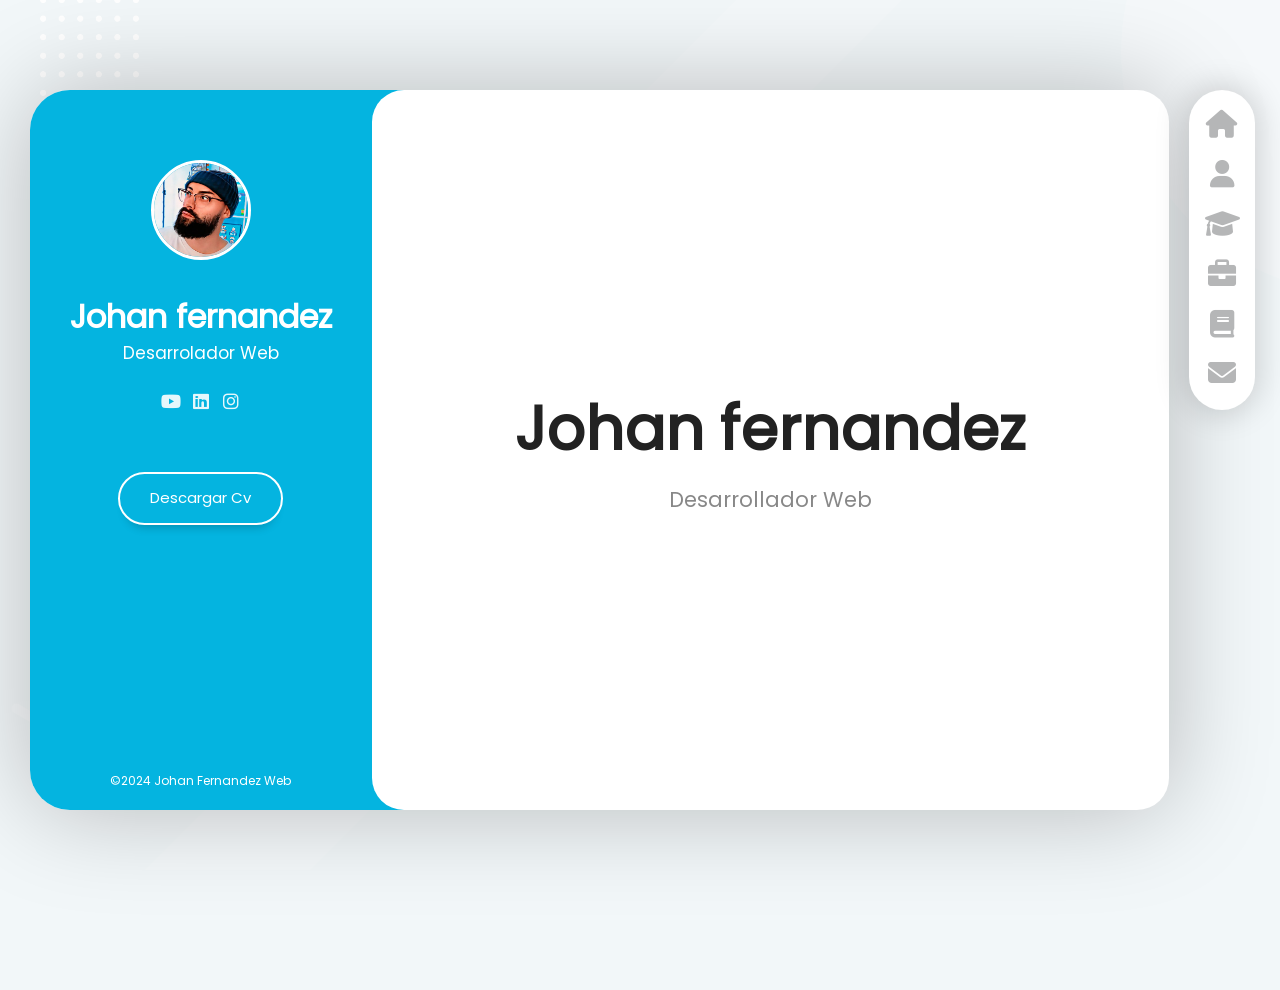
<file: index.html>
<!DOCTYPE html>
<html lang="en">
<head>
    <meta charset="UTF-8">
    <meta name="viewport" content="width=device-width, initial-scale=1,maximun-scale=1">
    <link rel="stylesheet" href="assets/css/style.css">
    <link rel="stylesheet" href="assets/css/reset.css">
    <link rel="stylesheet" href="assets/css/scroll.css">
    <link rel="stylesheet" href="assets/fonts/fontawesome-free-6.1.2-web/css/all.min.css">
    <link rel="stylesheet" href="assets/fonts/poppins/poppins.css">
    <link rel="preconnect" href="https://fonts.googleapis.com">
    <link rel="preconnect" href="https://fonts.gstatic.com" crossorigin>
    <link rel="stylesheet" href="assets/css/responsive.css">

    <script src="assets/js/menu.js" defer></script>

    <title>Portafolio-Victor Robles</title>
</head>
<body>
    <!-- //layout principal -->
     <div class="layout">
        <!-- barra lateral(info del usuario) -->
         <aside class="layout__aside">
            <section class="aside__userinfo">
                
                <!-- informacion general usuario -->
                 <div class="userinfo__general">
                    <div class="userinfo__container-image">
                        <img src="assets/img/default-user.jpg" class="userinfo__image" alt="foto del perfil del usuario">
                    </div>
                    <h2 class="userinfo__name">Johan fernandez</h2>
                    <h4 class="userinfo__job">Desarrolador Web</h4>
                 </div>
                
                <!-- menu de navegacion -->
                <nav class="layout__menu">
                    <ul class="menu__list">
                        <li class="menu__option">
                            <a href="index.html" class="menu__Link menu__link--active">
                                <i class="fa-solid fa-house menu__icon"></i>
                                <span class="menu__overlay">Home</span>
                            </a>
                        </li>
                        <li class="menu__option">
                            <a href="sobre-mi.html" class="menu__Link">
                                <i class="fa-solid fa-user menu__icon"></i>
                                <span class="menu__overlay">Sobre mi</span>
                            </a>
                        </li>
                        <li class="menu__option">
                            <a href="curriculun.html" class="menu__Link">
                                <i class="fa-solid fa-graduation-cap menu__icon"></i>
                                <span class="menu__overlay">Curriculun</span>
                            </a>
                        </li>
                        <li class="menu__option">
                            <a href="portafolio.html" class="menu__Link">
                                <i class="fa-solid fa-briefcase menu__icon"></i>
                                <span class="menu__overlay">Portafolio</span>
                            </a>
                        </li>
                        <li class="menu__option">
                            <a href="blog.html" class="menu__Link">
                                <i class="fa-solid fa-book menu__icon"></i>
                                <span class="menu__overlay">Block</span>
                            </a>
                        </li>
                        <li class="menu__option">
                            <a href="contacto.html" class="menu__Link">
                                <i class="fa-solid fa-envelope menu__icon"></i>
                                <span class="menu__overlay">Contacto</span>
                            </a>
                        </li>
                    </ul>
                </nav>

                <!-- links a redes sociales -->
                 <div class="userinfo__links">
                    <ul class="links__social">
                        <li class="social__option">
                            <a href="#" class="social__link">
                                <i class="fa-brands fa-youtube" class="social__icon"></i>
                            </a>
                        </li>
                        <li class="social__option">
                            <a href="#" class="social__link">
                                <i class="fa-brands fa-linkedin" class="social__icon"></i>
                            </a>
                        </li>
                        <li class="social__option">
                            <a href="#" class="social__link">
                                <i class="fa-brands fa-instagram" class="social__icon"></i>
                            </a>
                        </li>

                    </ul>
                 </div>

                <!-- boton -->
                 <div class="userinfo__buttons">
                  <a href="#" class="userinfo__btn">Descargar Cv</a>

                 </div>
                
                <!-- pie de pagina  -->
                 <footer class="userinfo__footer">
                  &copy;2024 Johan Fernandez Web
                 </footer>
                
            </section>
         </aside>
         <!-- MENU REESPONSIVE -->
          <div class="layout__menu-toggle">
                <i class="menu-toggle__icon fa-solid fa-bars"></i>
                <i class="menu-toggle__icon fa-solid fa-xmark"></i>
          </div>
         <!-- Contenido principal -->
          <main class="layout__content">
            <section class="content__page">
              <h1 class="page__name">Johan fernandez</h1>
              <h2 class="page__job">Desarrollador Web</h2>
            </section>
          </main>
     </div>
</body>
</html>
</file>
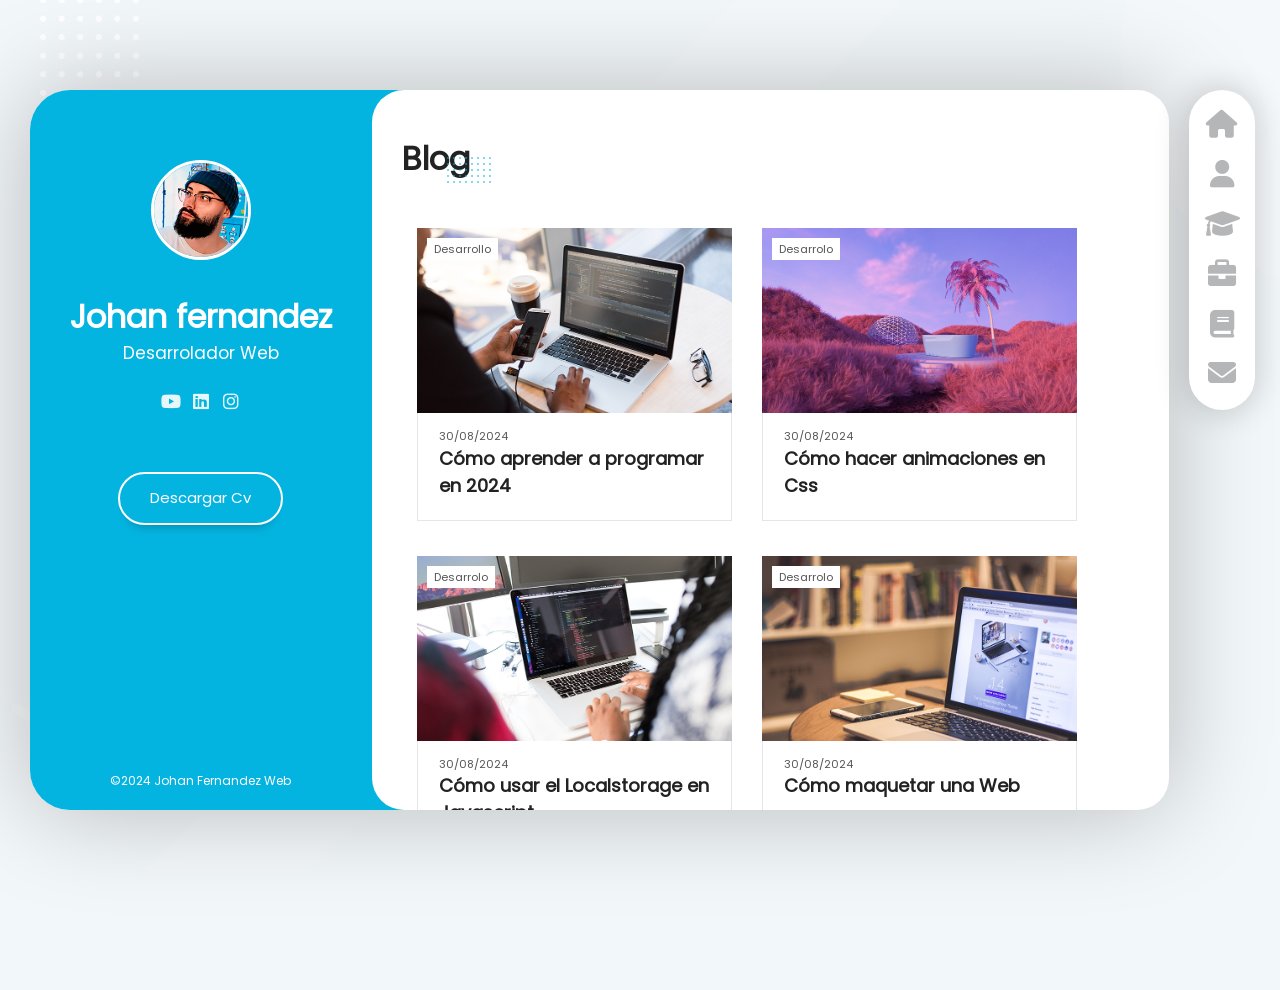
<file: blog.html>
<!DOCTYPE html>
<html lang="en">

<head>
  <meta charset="UTF-8">
  <meta name="viewport" content="width=device-width, initial-scale=1,maximun-scale=1">
  <link rel="stylesheet" href="assets/css/style.css">
  <link rel="stylesheet" href="assets/css/reset.css">
  <link rel="stylesheet" href="assets/css/scroll.css">
  <link rel="stylesheet" href="assets/fonts/fontawesome-free-6.1.2-web/css/all.min.css">
  <link rel="stylesheet" href="assets/fonts/poppins/poppins.css">
  <link rel="preconnect" href="https://fonts.googleapis.com">
  <link rel="preconnect" href="https://fonts.gstatic.com" crossorigin>
  <link rel="stylesheet" href="assets/css/responsive.css">

  <script src="assets/js/menu.js" defer></script>

  <title>Portafolio-Victor Robles</title>
</head>

<body>
  <!-- //layout principal -->
  <div class="layout">
    <!-- barra lateral(info del usuario) -->
    <aside class="layout__aside">
      <section class="aside__userinfo">

        <!-- informacion general usuario -->
        <div class="userinfo__general">
          <div class="userinfo__container-image">
            <img src="assets/img/default-user.jpg" class="userinfo__image" alt="foto del perfil del usuario">
          </div>
          <h2 class="userinfo__name">Johan fernandez</h2>
          <h4 class="userinfo__job">Desarrolador Web</h4>
        </div>

        <!-- menu de navegacion -->
        <nav class="layout__menu">
          <ul class="menu__list">
            <li class="menu__option">
              <a href="index.html" class="menu__Link">
                <i class="fa-solid fa-house menu__icon"></i>
                <span class="menu__overlay">Home</span>
              </a>
            </li>
            <li class="menu__option">
              <a href="sobre-mi.html" class="menu__Link">
                <i class="fa-solid fa-user menu__icon"></i>
                <span class="menu__overlay">Sobre mi</span>
              </a>
            </li>
            <li class="menu__option">
              <a href="curriculun.html" class="menu__Link">
                <i class="fa-solid fa-graduation-cap menu__icon"></i>
                <span class="menu__overlay">Curriculun</span>
              </a>
            </li>
            <li class="menu__option">
              <a href="portafolio.html" class="menu__Link">
                <i class="fa-solid fa-briefcase menu__icon"></i>
                <span class="menu__overlay">Portafolio</span>
              </a>
            </li>
            <li class="menu__option">
              <a href="blog.html" class="menu__Link">
                <i class="fa-solid fa-book menu__icon"></i>
                <span class="menu__overlay">Block</span>
              </a>
            </li>
            <li class="menu__option">
              <a href="contacto.html" class="menu__Link">
                <i class="fa-solid fa-envelope menu__icon"></i>
                <span class="menu__overlay">Contacto</span>
              </a>
            </li>
          </ul>
        </nav>

        <!-- links a redes sociales -->
        <div class="userinfo__links">
          <ul class="links__social">
            <li class="social__option">
              <a href="#" class="social__link">
                <i class="fa-brands fa-youtube" class="social__icon"></i>
              </a>
            </li>
            <li class="social__option">
              <a href="#" class="social__link">
                <i class="fa-brands fa-linkedin" class="social__icon"></i>
              </a>
            </li>
            <li class="social__option">
              <a href="#" class="social__link">
                <i class="fa-brands fa-instagram" class="social__icon"></i>
              </a>
            </li>

          </ul>
        </div>

        <!-- boton -->
        <div class="userinfo__buttons">
          <a href="#" class="userinfo__btn">Descargar Cv</a>

        </div>

        <!-- pie de pagina  -->
        <footer class="userinfo__footer">
          &copy;2024 Johan Fernandez Web
        </footer>

      </section>
    </aside>
     <!-- MENU REESPONSIVE -->
    <div class="layout__menu-toggle">
      <i class="menu-toggle__icon fa-solid fa-bars"></i>
      <i class="menu-toggle__icon fa-solid fa-xmark"></i>
    </div>  
    <!-- Contenido principal -->
    <main class="layout__content">
      
        <section class="content__page content__blog">
        <!-- Este contenido cambia con cada pagina Web -->
        
        <header class="blog__header">
          <h1 class="blog__title">Blog</h1>
        </header>

        <section class="blog__articles">
            
            <article class="articles__article">

                <div class="article__top">
                    <div class="article__category">Desarrollo</div>
                    <a href="#" class="article__image-link">
                        <div class="article__mask">
                            <img src="assets/img/articulo-1.jpg" class="article__image"  alt="imagen del blog">
                        </div>
                        <div class="article__logo">
                            <i class="article__icon fa-solid fa-book"></i>
                        </div>
                    </a>
                </div>

                <div class="article__bottom">
                    <time datetime="2024/08/30" class="article__date">30/08/2024</time>
                    <a href="#" class="article__link">
                        <h2 class="article__title">Cómo aprender a programar en 2024</h2>
                    </a>
                </div>

            </article>

            <article class="articles__article">

                <div class="article__top">
                    <div class="article__category">Desarrolo</div>
                    <a href="#" class="article__image-link">
                        <div class="article__mask">
                            <img src="assets/img/articulo-2.jpg" class="article__image"  alt="imagen del blog">
                        </div>
                        <div class="article__logo">
                            <i class="article__icon fa-solid fa-book"></i>
                        </div>
                    </a>
                </div>

                <div class="article__bottom">
                    <time datetime="2024/08/30" class="article__date">30/08/2024</time>
                    <a href="#" class="article__link">
                        <h2 class="article__title">Cómo hacer animaciones en Css</h2>
                    </a>
                </div>

            </article>

            <article class="articles__article">

                <div class="article__top">
                    <div class="article__category">Desarrolo</div>
                    <a href="#" class="article__image-link">
                        <div class="article__mask">
                            <img src="assets/img/articulo-3.jpg" class="article__image"  alt="imagen del blog">
                        </div>
                        <div class="article__logo">
                            <i class="article__icon fa-solid fa-book"></i>
                        </div>
                    </a>
                </div>

                <div class="article__bottom">
                    <time datetime="2024/08/30" class="article__date">30/08/2024</time>
                    <a href="#" class="article__link">
                        <h2 class="article__title">Cómo usar el Localstorage en Javascript</h2>
                    </a>
                </div>

            </article>

            <article class="articles__article">

                <div class="article__top">
                    <div class="article__category">Desarrolo</div>
                    <a href="#" class="article__image-link">
                        <div class="article__mask">
                            <img src="assets/img/articulo-4.jpg" class="article__image" alt="imagen del blog">
                        </div>
                        <div class="article__logo">
                            <i class="article__icon fa-solid fa-book"></i>
                        </div>
                    </a>
                </div>

                <div class="article__bottom">
                    <time datetime="2024/08/30" class="article__date">30/08/2024</time>
                    <a href="#" class="article__link">
                        <h2 class="article__title">Cómo maquetar una Web</h2>
                    </a>
                </div>

            </article>

          </section>
        </section>
      </main>
    </div>
    </body>
    
    </html>
</file>
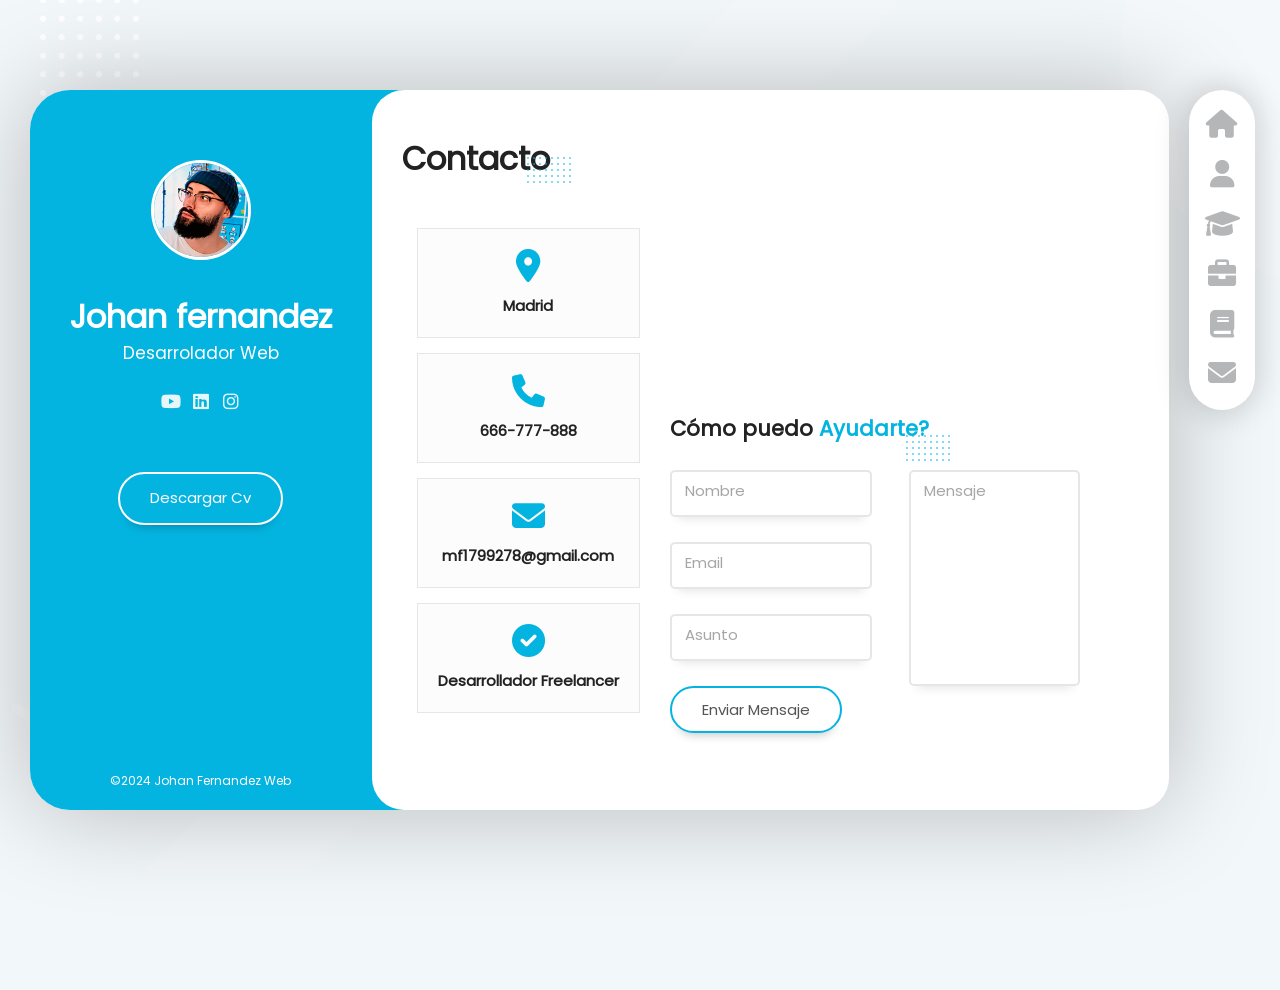
<file: contacto.html>
<!DOCTYPE html>
<html lang="en">

<head>
  <meta charset="UTF-8">
  <meta name="viewport" content="width=device-width, initial-scale=1,maximun-scale=1">
  <link rel="stylesheet" href="assets/css/style.css">
  <link rel="stylesheet" href="assets/css/reset.css">
  <link rel="stylesheet" href="assets/css/scroll.css">
  <link rel="stylesheet" href="assets/fonts/fontawesome-free-6.1.2-web/css/all.min.css">
  <link rel="stylesheet" href="assets/fonts/poppins/poppins.css">
  <link rel="preconnect" href="https://fonts.googleapis.com">
  <link rel="preconnect" href="https://fonts.gstatic.com" crossorigin>
  <link rel="stylesheet" href="assets/css/loader.css">
  <link rel="stylesheet" href="assets/css/responsive.css">
  
  <script src="assets/js/menu.js" defer></script>


  <script src="assets/js/map.js" defer></script>

  <title>Portafolio-Victor Robles</title>
</head>

<body>
  <!-- //layout principal -->
  <div class="layout">
    <!-- barra lateral(info del usuario) -->
    <aside class="layout__aside">
      <section class="aside__userinfo">

        <!-- informacion general usuario -->
        <div class="userinfo__general">
          <div class="userinfo__container-image">
            <img src="assets/img/default-user.jpg" class="userinfo__image" alt="foto del perfil del usuario">
          </div>
          <h2 class="userinfo__name">Johan fernandez</h2>
          <h4 class="userinfo__job">Desarrolador Web</h4>
        </div>

        <!-- menu de navegacion -->
        <nav class="layout__menu">
          <ul class="menu__list">
            <li class="menu__option">
              <a href="index.html" class="menu__Link">
                <i class="fa-solid fa-house menu__icon"></i>
                <span class="menu__overlay">Home</span>
              </a>
            </li>
            <li class="menu__option">
              <a href="sobre-mi.html" class="menu__Link">
                <i class="fa-solid fa-user menu__icon"></i>
                <span class="menu__overlay">Sobre mi</span>
              </a>
            </li>
            <li class="menu__option">
              <a href="curriculun.html" class="menu__Link">
                <i class="fa-solid fa-graduation-cap menu__icon"></i>
                <span class="menu__overlay">Curriculun</span>
              </a>
            </li>
            <li class="menu__option">
              <a href="portafolio.html" class="menu__Link">
                <i class="fa-solid fa-briefcase menu__icon"></i>
                <span class="menu__overlay">Portafolio</span>
              </a>
            </li>
            <li class="menu__option">
              <a href="blog.html" class="menu__Link">
                <i class="fa-solid fa-book menu__icon"></i>
                <span class="menu__overlay">Block</span>
              </a>
            </li>
            <li class="menu__option">
              <a href="contacto.html" class="menu__Link">
                <i class="fa-solid fa-envelope menu__icon"></i>
                <span class="menu__overlay">Contacto</span>
              </a>
            </li>
          </ul>
        </nav>

        <!-- links a redes sociales -->
        <div class="userinfo__links">
          <ul class="links__social">
            <li class="social__option">
              <a href="#" class="social__link">
                <i class="fa-brands fa-youtube" class="social__icon"></i>
              </a>
            </li>
            <li class="social__option">
              <a href="#" class="social__link">
                <i class="fa-brands fa-linkedin" class="social__icon"></i>
              </a>
            </li>
            <li class="social__option">
              <a href="#" class="social__link">
                <i class="fa-brands fa-instagram" class="social__icon"></i>
              </a>
            </li>

          </ul>
        </div>

        <!-- boton -->
        <div class="userinfo__buttons">
          <a href="#" class="userinfo__btn">Descargar Cv</a>

        </div>

        <!-- pie de pagina  -->
        <footer class="userinfo__footer">
          &copy;2024 Johan Fernandez Web
        </footer>

      </section>
    </aside>
     <!-- MENU REESPONSIVE -->
    <div class="layout__menu-toggle">
      <i class="menu-toggle__icon fa-solid fa-bars"></i>
      <i class="menu-toggle__icon fa-solid fa-xmark"></i>
    </div>
    <!-- Contenido principal -->
    <main class="layout__content">
      
        <section class="content__page content__contact">
        <!-- Este contenido cambia con cada pagina Web -->
        
        <header class="contact__header">
          <h1 class="contact__title">Contacto</h1>
        </header>

        <div class="contact__container">
            <section class="contact__info">
                <div class="contact__data">
                    <i class="contact__icon fa-solid fa-location-dot"></i>
                    <h2 class="contact__subtitle">Madrid</h2>
                </div>

                <div class="contact__data">
                    <i class="contact__icon fa-solid fa-phone"></i>
                    <h2 class="contact__subtitle">666-777-888</h2>
                </div>

                <div class="contact__data">
                    <i class="contact__icon fa-solid fa-envelope"></i>
                    <h2 class="contact__subtitle">mf1799278@gmail.com</h2>
                </div>

                <div class="contact__data">
                    <i class="contact__icon fa-solid fa-circle-check"></i>
                    <h2 class="contact__subtitle">Desarrollador Freelancer</h2>
                </div>
            </section>

            <section class="contact__form-box">
                <div class="contact__map" id="load-iframe-map">
                  <span class="loader"></span>
                </div>

                <header class="contact__form-header">
                    <h3 class="form-header__title">Cómo puedo <span class="subtitle__color">Ayudarte?</span></h3>
                </header>

                <form class="contact__form">
                    <div class="form__container">
                        <section class="form__left">
                            <div class="form__group">
                                <input type="text" class="form__input" name="name" required placeholder="Nombre" >
                                <label for="name" class="form__label">Nombre</label>
                            </div>

                            <div class="form__group">
                                <input type="email" class="form__input" name="Email" required placeholder="Email" >
                                <label for="email" class="form__label">Email</label>
                            </div>

                            <div class="form__group">
                                <input type="text" class="form__input" name="subject" required placeholder="Subject" >
                                <label for="subject" class="form__label">Asunto</label>
                            </div>

                        </section>
                        
                        <section class="form__right">
                            <div class="form__group form__group--textarea">
                                <textarea class="form__input form__input--textarea" name="Mensaje" required placeholder="Mensaje"></textarea>
                                <label for="Mensaje" class="form__label">Mensaje</label>
                            </div>
                        </section>
                    </div>
                    <input type="submit" class="form__buttom" value="Enviar Mensaje">

                </form>
            </section>
        </div>
        

        
    </section>
  </main>
</div>
</body>

</html>
</file>
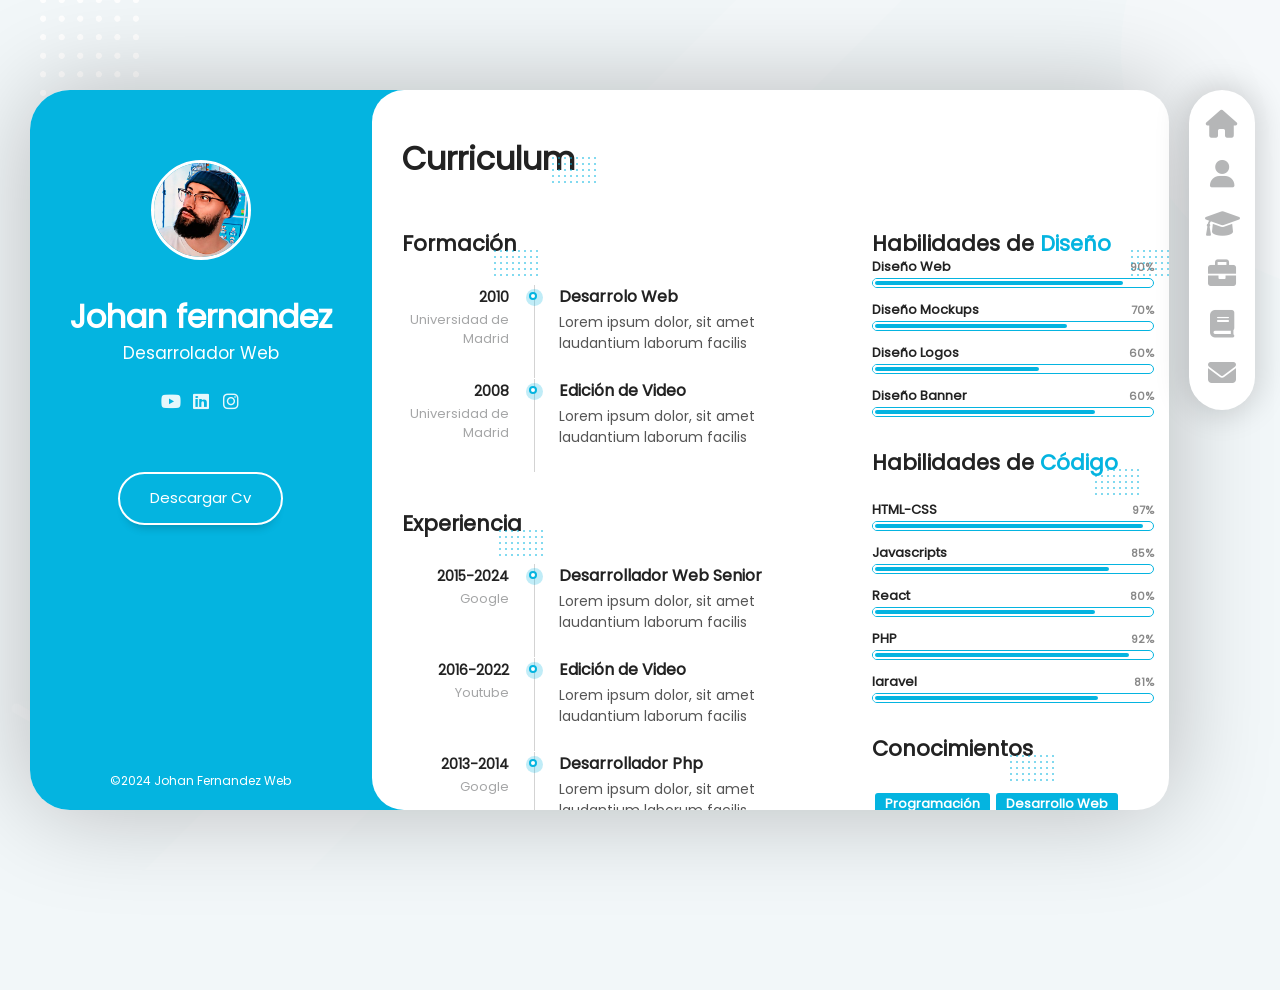
<file: curriculun.html>
<!DOCTYPE html>
<html lang="en">

<head>
  <meta charset="UTF-8">
  <meta name="viewport" content="width=device-width, initial-scale=1,maximun-scale=1">  <link rel="stylesheet" href="assets/css/style.css">
  <link rel="stylesheet" href="assets/css/reset.css">
  <link rel="stylesheet" href="assets/css/scroll.css">
  <link rel="stylesheet" href="assets/fonts/fontawesome-free-6.1.2-web/css/all.min.css">
  <link rel="stylesheet" href="assets/fonts/poppins/poppins.css">
  <link rel="preconnect" href="https://fonts.googleapis.com">
  <link rel="preconnect" href="https://fonts.gstatic.com" crossorigin>
  <link rel="stylesheet" href="assets/css/responsive.css">

  <script src="assets/js/menu.js" defer></script>


  <title>Portafolio-Victor Robles</title>
</head>

<body>
  <!-- //layout principal -->
  <div class="layout">
    <!-- barra lateral(info del usuario) -->
    <aside class="layout__aside">
      <section class="aside__userinfo">

        <!-- informacion general usuario -->
        <div class="userinfo__general">
          <div class="userinfo__container-image">
            <img src="assets/img/default-user.jpg" class="userinfo__image" alt="foto del perfil del usuario">
          </div>
          <h2 class="userinfo__name">Johan fernandez</h2>
          <h4 class="userinfo__job">Desarrolador Web</h4>
        </div>

        <!-- menu de navegacion -->
        <nav class="layout__menu">
          <ul class="menu__list">
            <li class="menu__option">
              <a href="index.html" class="menu__Link">
                <i class="fa-solid fa-house menu__icon"></i>
                <span class="menu__overlay">Home</span>
              </a>
            </li>
            <li class="menu__option">
              <a href="sobre-mi.html" class="menu__Link">
                <i class="fa-solid fa-user menu__icon"></i>
                <span class="menu__overlay">Sobre mi</span>
              </a>
            </li>
            <li class="menu__option">
              <a href="curriculun.html" class="menu__Link">
                <i class="fa-solid fa-graduation-cap menu__icon"></i>
                <span class="menu__overlay">Curriculun</span>
              </a>
            </li>
            <li class="menu__option">
              <a href="portafolio.html" class="menu__Link">
                <i class="fa-solid fa-briefcase menu__icon"></i>
                <span class="menu__overlay">Portafolio</span>
              </a>
            </li>
            <li class="menu__option">
              <a href="blog.html" class="menu__Link">
                <i class="fa-solid fa-book menu__icon"></i>
                <span class="menu__overlay">Block</span>
              </a>
            </li>
            <li class="menu__option">
              <a href="contacto.html" class="menu__Link">
                <i class="fa-solid fa-envelope menu__icon"></i>
                <span class="menu__overlay">Contacto</span>
              </a>
            </li>
          </ul>
        </nav>

        <!-- links a redes sociales -->
        <div class="userinfo__links">
          <ul class="links__social">
            <li class="social__option">
              <a href="#" class="social__link">
                <i class="fa-brands fa-youtube" class="social__icon"></i>
              </a>
            </li>
            <li class="social__option">
              <a href="#" class="social__link">
                <i class="fa-brands fa-linkedin" class="social__icon"></i>
              </a>
            </li>
            <li class="social__option">
              <a href="#" class="social__link">
                <i class="fa-brands fa-instagram" class="social__icon"></i>
              </a>
            </li>

          </ul>
        </div>

        <!-- boton -->
        <div class="userinfo__buttons">
          <a href="#" class="userinfo__btn">Descargar Cv</a>

        </div>

        <!-- pie de pagina  -->
        <footer class="userinfo__footer">
          &copy;2024 Johan Fernandez Web
        </footer>

      </section>
    </aside>
     <!-- MENU REESPONSIVE -->
    <div class="layout__menu-toggle">
      <i class="menu-toggle__icon fa-solid fa-bars"></i>
      <i class="menu-toggle__icon fa-solid fa-xmark"></i>
    </div>
    <!-- Contenido principal -->
    <main class="layout__content">
      <section class="content__page content__resume">
        <!-- Este contenido cambia con cada pagina Web -->
        <header class="resume__header">
          <h1 class="resume__title">Curriculum</h1>
        </header>

        <div class="resume__container">
          <section class="resume__left">
            <header class="resume__subheader">
              <h2 class="resume__subtitle">Formación</h2>
            </header>
            <div class="resume__timelines">
              <article class="timelines__timeline">
                <header class="timeline__header">
                  <h4 class="timeline__year">2010</h4>
                  <span class="timeline__company">Universidad de Madrid</span>
                </header>

                <div class="timeline__divider"></div>


                     <div class="timeline__description">
                  <h3 class="timeline__title">Desarrolo Web</h3>
                  <p class="timeline__text"> Lorem ipsum dolor, sit amet laudantium laborum facilis</p>
                </div>
              </article>
              <article class="timelines__timeline">
                <header class="timeline__header">
                  <h4 class="timeline__year">2008</h4>
                  <span class="timeline__company">Universidad de Madrid</span>
                </header>

                <div class="timeline__divider"></div>

                
                <div class="timeline__description">
                  <h3 class="timeline__title">Edición de Video</h3>
                  <p class="timeline__text"> Lorem ipsum dolor, sit amet laudantium laborum facilis</p>
                </div>
              </article>

            </div>
            <header class="resume__subheader">
              <h2 class="resume__subtitle">Experiencia</h2>
            </header>
            <div class="resume__timelines">
              <article class="timelines__timeline">
                <header class="timeline__header">
                  <h4 class="timeline__year">2015-2024</h4>
                  <span class="timeline__company">Google</span>
                </header>

                <div class="timeline__divider"></div>


                <div class="timeline__description">
                  <h3 class="timeline__title">Desarrollador Web Senior</h3>
                  <p class="timeline__text"> Lorem ipsum dolor, sit amet laudantium laborum facilis</p>
                </div>
              </article>
              <article class="timelines__timeline">
                <header class="timeline__header">
                  <h4 class="timeline__year">2016-2022</h4>
                  <span class="timeline__company">Youtube</span>
                </header>

                <div class="timeline__divider"></div>

                
                <div class="timeline__description">
                  <h3 class="timeline__title">Edición de Video</h3>
                  <p class="timeline__text"> Lorem ipsum dolor, sit amet laudantium laborum facilis</p>
                </div>
              </article>
              <article class="timelines__timeline">
                <header class="timeline__header">
                  <h4 class="timeline__year">2013-2014</h4>
                  <span class="timeline__company">Google</span>
                </header>

                <div class="timeline__divider"></div>

                
                <div class="timeline__description">
                  <h3 class="timeline__title">Desarrollador Php</h3>
                  <p class="timeline__text"> Lorem ipsum dolor, sit amet laudantium laborum facilis</p>
                </div>
              </article>

            </div>
          </section>
          
          <section class="resume__right">
            <header class="resume__subheader">
              <h2 class="resume__subtitle">Habilidades de <span class="subtitle__color">Diseño</span>

            <div class="resume__skills">
              
              <article class="skills__title">
                <h4 class="skills__text">Diseño Web</h4>
                <span class="skills__number">90%</span>
              </article>

              <div class="skills__progressbar">

                <div class="skills__percentage skills__percentage--p1"></div>

              </div>
              
              <article class="skills__title">
                <h4 class="skills__text">Diseño Mockups</h4>
                <span class="skills__number">70%</span>
              </article>

              <div class="skills__progressbar">

                <div class="skills__percentage skills__percentage--p2"></div>

              </div>

              <article class="skills__title">
                <h4 class="skills__text">Diseño Logos</h4>
                <span class="skills__number">60%</span>
              </article>

              <div class="skills__progressbar">

                <div class="skills__percentage skills__percentage--p3"></div>

              </div>

              <article class="skills__title">
                <h4 class="skills__text">Diseño Banner</h4>
                <span class="skills__number">60%</span>
              </article>

              <div class="skills__progressbar">

                <div class="skills__percentage skills__percentage--p4"></div>

              </div>
            </div>
            
            <header class="resume__subheader">  
              <h2 class="resume__subtitle">Habilidades de <span class="subtitle__color">Código</span></h2>
            </header>

            <div class="resume__skills">
              
              <article class="skills__title">
                <h4 class="skills__text">HTML-CSS</h4>
                <span class="skills__number">97%</span>
              </article>

              <div class="skills__progressbar">

                <div class="skills__percentage skills__percentage--p5"></div>

              </div>
              
              <article class="skills__title">
                <h4 class="skills__text">Javascripts</h4>
                <span class="skills__number">85%</span>
              </article>

              <div class="skills__progressbar">

                <div class="skills__percentage skills__percentage--p6"></div>

              </div>

              <article class="skills__title">
                <h4 class="skills__text">React</h4>
                <span class="skills__number">80%</span>
              </article>

              <div class="skills__progressbar">

                <div class="skills__percentage skills__percentage--p7"></div>

              </div>

              <article class="skills__title">
                <h4 class="skills__text">PHP</h4>
                <span class="skills__number">92%</span>
              </article>

              
              <div class="skills__progressbar">

                <div class="skills__percentage skills__percentage--p8"></div>

              </div>

              <article class="skills__title">
                <h4 class="skills__text">laravel</h4>
                <span class="skills__number">81%</span>
              </article>

              <div class="skills__progressbar">

                <div class="skills__percentage skills__percentage--p9"></div>

              </div>
            </div>

            <header class="resume__subheader">
              <h2 class="resume__subtitle">Conocimientos</h2>
            </header>

            <div class="resume__knowledges">
              <ul class="knowledges__list">
                <li class="knowledges__option">Programación</li>
                <li class="knowledges__option">Desarrollo Web</li>
                <li class="knowledges__option">Redes Sociales</li>
                <li class="knowledges__option">Programación</li>
                <li class="knowledges__option">Comunicación</li>
                <li class="knowledges__option">Edición de Videos</li>
                <li class="knowledges__option">Formacion</li>
              </ul>
            </div>

          </section>


        </div>

        <div class="resume_certificate">
          <header class="resume__subheader">
            <h2 class="resume__subtitle">Certificados</h2>
          </header>

          <section class="certificates__container">
            
            <article class="certificates__certificate">
              <div class="certificate__logo">
                <img src="assets/img/certificado-1.png" class="certificate__image" alt="">
              </div>
              <div class="certificate__content">
                <h4 class="certificate__title">Master en PHP, SQL,POO,MVC,Lavarel,Symfony,Wordpress+</h4>
                <span class="certificate__id">ID Verificación: 7891</span>
                <span class="certificate__date">10 de Junio de 2023</span>
              </div>
            </article>

            <article class="certificates__certificate">
              <div class="certificate__logo">
                <img src="assets/img/certificado-1.png" class="certificate__image" alt="">
              </div>
              <div class="certificate__content">
                <h4 class="certificate__title">Master en Pruebas Técnicas:+ 70 Nuevos ejercicios de Código</h4>
                <span class="certificate__id">ID Verificación: 12235</span>
                <span class="certificate__date">10 de Mayo de 2024</span>
              </div>
            </article>

          </section>
        </div>
    </section>
  </main>
</div>
</body>

</html>
</file>
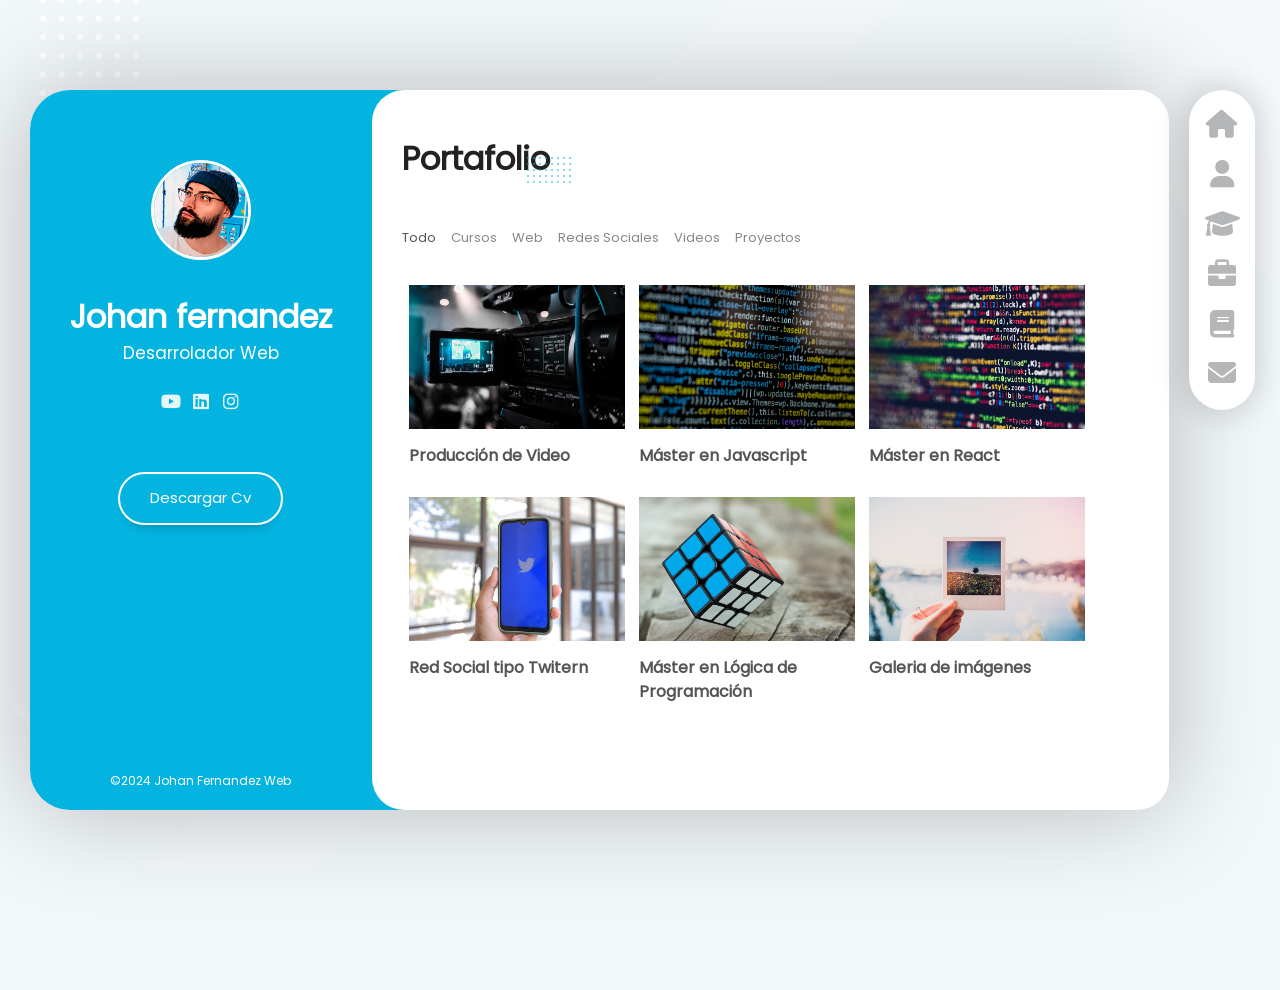
<file: portafolio.html>
<!DOCTYPE html>
<html lang="en">

<head>
  <meta charset="UTF-8">
  <meta name="viewport" content="width=device-width, initial-scale=1,maximun-scale=1">  <link rel="stylesheet" href="assets/css/style.css">
  <link rel="stylesheet" href="assets/css/reset.css">
  <link rel="stylesheet" href="assets/css/scroll.css">
  <link rel="stylesheet" href="assets/fonts/fontawesome-free-6.1.2-web/css/all.min.css">
  <link rel="stylesheet" href="assets/fonts/poppins/poppins.css">
  <link rel="preconnect" href="https://fonts.googleapis.com">
  <link rel="preconnect" href="https://fonts.gstatic.com" crossorigin>
  <link rel="stylesheet" href="assets/css/responsive.css">

  <script src="assets/js/menu.js" defer></script>


  <title>Portafolio-Victor Robles</title>
</head>

<body>
  <!-- //layout principal -->
  <div class="layout">
    <!-- barra lateral(info del usuario) -->
    <aside class="layout__aside">
      <section class="aside__userinfo">

        <!-- informacion general usuario -->
        <div class="userinfo__general">
          <div class="userinfo__container-image">
            <img src="assets/img/default-user.jpg" class="userinfo__image" alt="foto del perfil del usuario">
          </div>
          <h2 class="userinfo__name">Johan fernandez</h2>
          <h4 class="userinfo__job">Desarrolador Web</h4>
        </div>

        <!-- menu de navegacion -->
        <nav class="layout__menu">
          <ul class="menu__list">
            <li class="menu__option">
              <a href="index.html" class="menu__Link">
                <i class="fa-solid fa-house menu__icon"></i>
                <span class="menu__overlay">Home</span>
              </a>
            </li>
            <li class="menu__option">
              <a href="sobre-mi.html" class="menu__Link">
                <i class="fa-solid fa-user menu__icon"></i>
                <span class="menu__overlay">Sobre mi</span>
              </a>
            </li>
            <li class="menu__option">
              <a href="curriculun.html" class="menu__Link">
                <i class="fa-solid fa-graduation-cap menu__icon"></i>
                <span class="menu__overlay">Curriculun</span>
              </a>
            </li>
            <li class="menu__option">
              <a href="portafolio.html" class="menu__Link">
                <i class="fa-solid fa-briefcase menu__icon"></i>
                <span class="menu__overlay">Portafolio</span>
              </a>
            </li>
            <li class="menu__option">
              <a href="blog.html" class="menu__Link">
                <i class="fa-solid fa-book menu__icon"></i>
                <span class="menu__overlay">Block</span>
              </a>
            </li>
            <li class="menu__option">
              <a href="contacto.html" class="menu__Link">
                <i class="fa-solid fa-envelope menu__icon"></i>
                <span class="menu__overlay">Contacto</span>
              </a>
            </li>
          </ul>
        </nav>

        <!-- links a redes sociales -->
        <div class="userinfo__links">
          <ul class="links__social">
            <li class="social__option">
              <a href="#" class="social__link">
                <i class="fa-brands fa-youtube" class="social__icon"></i>
              </a>
            </li>
            <li class="social__option">
              <a href="#" class="social__link">
                <i class="fa-brands fa-linkedin" class="social__icon"></i>
              </a>
            </li>
            <li class="social__option">
              <a href="#" class="social__link">
                <i class="fa-brands fa-instagram" class="social__icon"></i>
              </a>
            </li>

          </ul>
        </div>

        <!-- boton -->
        <div class="userinfo__buttons">
          <a href="#" class="userinfo__btn">Descargar Cv</a>

        </div>

        <!-- pie de pagina  -->
        <footer class="userinfo__footer">
          &copy;2024 Johan Fernandez Web
        </footer>

      </section>
    </aside>
     <!-- MENU REESPONSIVE -->
    <div class="layout__menu-toggle">
      <i class="menu-toggle__icon fa-solid fa-bars"></i>
      <i class="menu-toggle__icon fa-solid fa-xmark"></i>
    </div>
    <!-- Contenido principal -->
    <main class="layout__content">
      
        <section class="content__page content__portfolio">
        <!-- Este contenido cambia con cada pagina Web -->
        
        <header class="portfolio__header">
          <h1 class="portfolio__title">Portafolio</h1>
        </header>

        <nav class="portfolio__navbar">
            <ul class="portfolio__menu">
                <li class="portfolio__option portfolio__option--active">
                    <a href="#" class="portfolio__link">Todo</a>
                </li>
                <li class="portfolio__option">
                    <a href="#" class="portfolio__link">Cursos</a>
                </li>
                <li class="portfolio__option">
                    <a href="#" class="portfolio__link">Web</a>
                </li>
                <li class="portfolio__option">
                    <a href="#" class="portfolio__link">Redes Sociales</a>
                </li>
                <li class="portfolio__option">
                    <a href="#" class="portfolio__link">Videos</a>
                </li>
                <li class="portfolio__option">
                    <a href="#" class="portfolio__link">Proyectos</a>
                </li>
            </ul>
        </nav>

        <section class="portfolio__gallery">

            <figure class="gallery__item">
                <div class="gallery__container--image">
                    <a href="#" class="gallery__link">
                        <img src="assets/img/galeria-1.jpg" class="gallery__image" alt="">
                    </a>
                </div>

                <figcaption class="gallery__title">Producción de Video</figcaption>
                <i class="gallery__icon fa-solid fa-camera"></i>
                <span class="gallery__category">Videos</span>
            </figure>

            <figure class="gallery__item">
                <div class="gallery__container--image">
                    <a href="#" class="gallery__link">
                        <img src="assets/img/galeria-2.jpg" class="gallery__image" alt="">
                    </a>
                </div>
                
                <figcaption class="gallery__title">Máster en Javascript</figcaption>
                <i class="gallery__icon fa-solid fa-code-commit"></i>
                <span class="gallery__category">Cursos</span>
            </figure>

            <figure class="gallery__item">
                <div class="gallery__container--image">
                    <a href="#" class="gallery__link">
                        <img src="assets/img/galeria-3.jpg" class="gallery__image" alt="">
                    </a>
                </div>
                
                <figcaption class="gallery__title">Máster en React</figcaption>
                <i class="gallery__icon fa-solid fa-code"></i>
                <span class="gallery__category">Cursos</span>
            </figure>

            <figure class="gallery__item">
                <div class="gallery__container--image">
                    <a href="#" class="gallery__link">
                        <img src="assets/img/galeria-4.jpg" class="gallery__image" alt="">
                    </a>
                </div>
                
                <figcaption class="gallery__title">Red Social tipo Twitern</figcaption>
                <i class="gallery__icon fa-solid fa-code"></i>
                <span class="gallery__category">Cursos</span>
            </figure>

            <figure class="gallery__item">
                <div class="gallery__container--image">
                    <a href="#" class="gallery__link">
                        <img src="assets/img/galeria-5.jpg" class="gallery__image" alt="">
                    </a>
                </div>
                
                <figcaption class="gallery__title">Máster en Lógica de Programación</figcaption>
                <i class="gallery__icon fa-solid fa-camera"></i>
                <span class="gallery__category">Videos</span>
            </figure>

            <figure class="gallery__item">
                <div class="gallery__container--image">
                    <a href="#" class="gallery__link">
                        <img src="assets/img/galeria-6.jpg" class="gallery__image" alt="">
                    </a>
                </div>
                
                <figcaption class="gallery__title">Galeria de imágenes</figcaption>
                <i class="gallery__icon fa-solid fa-image-portrait"></i>
                <span class="gallery__category">Proyecto</span>
            </figure>

 

        </section>

        
    </section>
  </main>
</div>
</body>

</html>
</file>
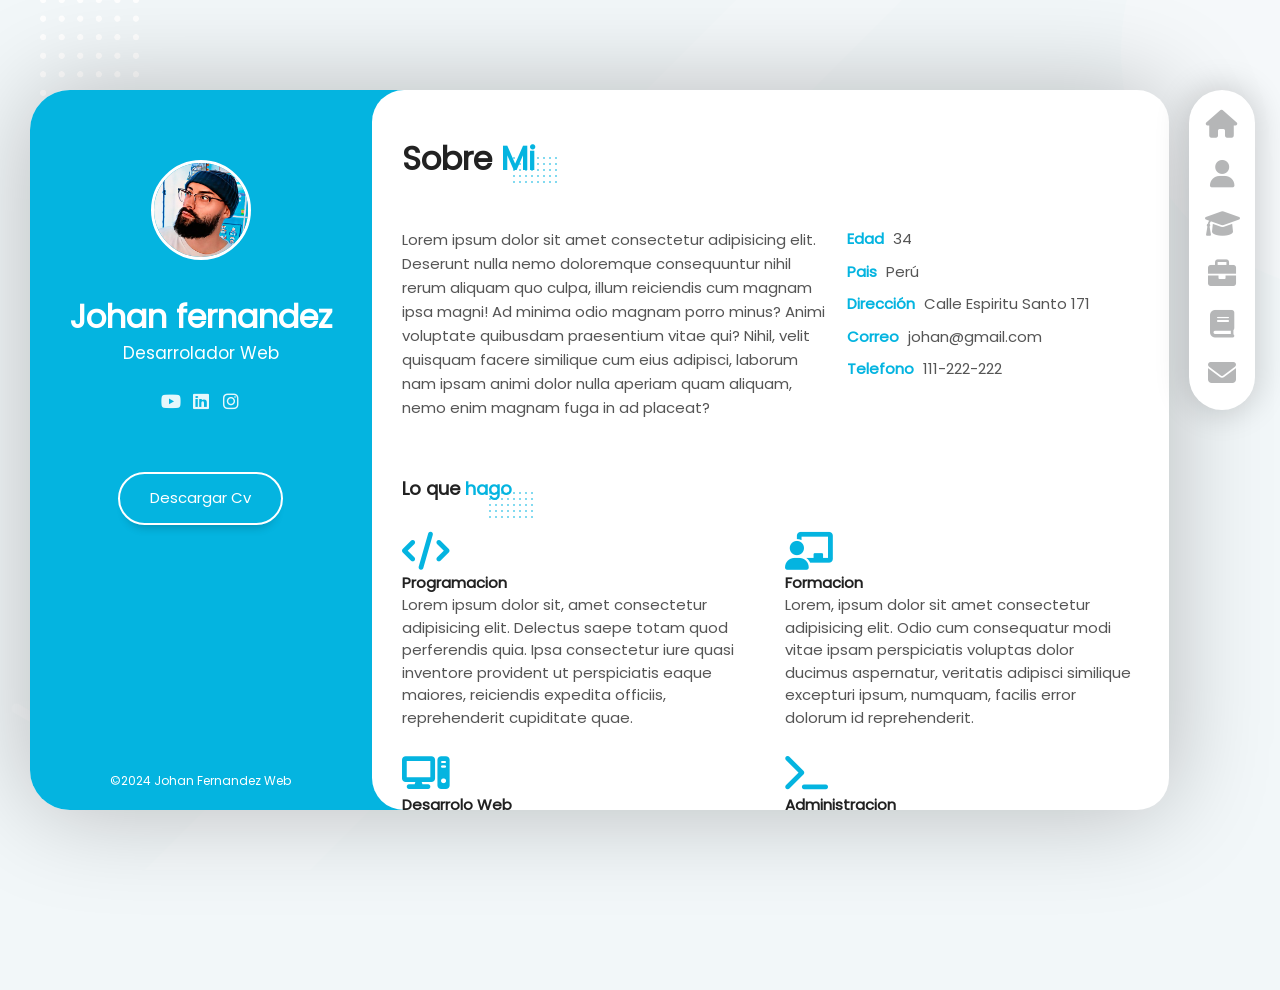
<file: sobre-mi.html>
<!DOCTYPE html>
<html lang="en">

<head>
  <meta charset="UTF-8">
  <meta name="viewport" content="width=device-width, initial-scale=1,maximun-scale=1">
  <link rel="stylesheet" href="assets/css/style.css">
  <link rel="stylesheet" href="assets/css/reset.css">
  <link rel="stylesheet" href="assets/css/scroll.css">
  <link rel="stylesheet" href="assets/fonts/fontawesome-free-6.1.2-web/css/all.min.css">
  <link rel="stylesheet" href="assets/fonts/poppins/poppins.css">
  <link rel="preconnect" href="https://fonts.googleapis.com">
  <link rel="preconnect" href="https://fonts.gstatic.com" crossorigin>
  <link rel="stylesheet" href="assets/css/responsive.css">

  <script src="assets/js/menu.js" defer></script>

  <title>Portafolio-Victor Robles</title>
</head>

<body>
  <!-- //layout principal -->
  <div class="layout">
    <!-- barra lateral(info del usuario) -->
    <aside class="layout__aside">
      <section class="aside__userinfo">

        <!-- informacion general usuario -->
        <div class="userinfo__general">
          <div class="userinfo__container-image">
            <img src="assets/img/default-user.jpg" class="userinfo__image" alt="foto del perfil del usuario">
          </div>
          <h2 class="userinfo__name">Johan fernandez</h2>
          <h4 class="userinfo__job">Desarrolador Web</h4>
        </div>

        <!-- menu de navegacion -->
        <nav class="layout__menu">
          <ul class="menu__list">
            <li class="menu__option">
              <a href="index.html" class="menu__Link">
                <i class="fa-solid fa-house menu__icon"></i>
                <span class="menu__overlay">Home</span>
              </a>
            </li>
            <li class="menu__option">
              <a href="sobre-mi.html" class="menu__Link">
                <i class="fa-solid fa-user menu__icon"></i>
                <span class="menu__overlay">Sobre mi</span>
              </a>
            </li>
            <li class="menu__option">
              <a href="curriculun.html" class="menu__Link">
                <i class="fa-solid fa-graduation-cap menu__icon"></i>
                <span class="menu__overlay">Curriculun</span>
              </a>
            </li>
            <li class="menu__option">
              <a href="portafolio.html" class="menu__Link">
                <i class="fa-solid fa-briefcase menu__icon"></i>
                <span class="menu__overlay">Portafolio</span>
              </a>
            </li>
            <li class="menu__option">
              <a href="blog.html" class="menu__Link">
                <i class="fa-solid fa-book menu__icon"></i>
                <span class="menu__overlay">Block</span>
              </a>
            </li>
            <li class="menu__option">
              <a href="contacto.html" class="menu__Link">
                <i class="fa-solid fa-envelope menu__icon"></i>
                <span class="menu__overlay">Contacto</span>
              </a>
            </li>
          </ul>
        </nav>

        <!-- links a redes sociales -->
        <div class="userinfo__links">
          <ul class="links__social">
            <li class="social__option">
              <a href="#" class="social__link">
                <i class="fa-brands fa-youtube" class="social__icon"></i>
              </a>
            </li>
            <li class="social__option">
              <a href="#" class="social__link">
                <i class="fa-brands fa-linkedin" class="social__icon"></i>
              </a>
            </li>
            <li class="social__option">
              <a href="#" class="social__link">
                <i class="fa-brands fa-instagram" class="social__icon"></i>
              </a>
            </li>

          </ul>
        </div>

        <!-- boton -->
        <div class="userinfo__buttons">
          <a href="#" class="userinfo__btn">Descargar Cv</a>

        </div>

        <!-- pie de pagina  -->
        <footer class="userinfo__footer">
          &copy;2024 Johan Fernandez Web
        </footer>

      </section>
    </aside>
     <!-- MENU REESPONSIVE -->
    <div class="layout__menu-toggle">
      <i class="menu-toggle__icon fa-solid fa-bars"></i>
      <i class="menu-toggle__icon fa-solid fa-xmark"></i>
    </div>
    <!-- Contenido principal -->
    <main class="layout__content">
      <section class="content__page content__about">
        <!-- Este contenido cambia con cada pagina Web -->
        <header class="about__header">
          <h1 class="about__title">Sobre <span class="title__color">Mi</span></h1>
        </header>
        <section class="about__personal-info">
          <article class="personal-info__bio">
            <p class="personal-info__description">Lorem ipsum dolor sit amet consectetur adipisicing elit. Deserunt nulla nemo doloremque consequuntur nihil rerum aliquam quo culpa, illum reiciendis cum magnam ipsa magni! Ad minima odio magnam porro minus?
            Animi voluptate quibusdam praesentium vitae qui? Nihil, velit quisquam facere similique cum eius adipisci, laborum nam ipsam animi dolor nulla aperiam quam aliquam, nemo enim magnam fuga in ad placeat?
   
       
            </p>
          </article>
          <div class="personal-info__data">
            <ul class="personal-info__list">
              <li class="personal-info__option">
                <span class="personal-info__title">Edad</span>
                <span class="personal-info__value">34</span>
              </li>
              <li class="personal-info__option">
                <span class="personal-info__title">Pais</span>
                <span class="personal-info__value">Perú</span>
              </li>
              <li class="personal-info__option">
                <span class="personal-info__title">Dirección</span>
                <span class="personal-info__value">Calle Espiritu Santo 171</span>
              </li>
              <li class="personal-info__option">
                <span class="personal-info__title">Correo</span>
                <span class="personal-info__value">johan@gmail.com</span>
              </li>
              <li class="personal-info__option">
                <span class="personal-info__title">Telefono</span>
                <span class="personal-info__value">111-222-222</span>
              </li>
            </ul>
          </div>

        </section>

        <section class="about__services">
          <header class="services__header">
            <h2 class="services__title">Lo que <span class="title__color">hago</span></h2>
          </header>
          <div class="services__container">
            <article class="services__service">
              <div class="service__icon">
                <i class="services__myicon fa-solid fa-code
                                "></i>
              </div>
              <div class="service__content">
                <h4 class="service__title">Programacion</h4>
                <p class="service__description">Lorem ipsum dolor sit, amet consectetur adipisicing elit. Delectus saepe totam quod perferendis quia. Ipsa consectetur iure quasi inventore provident ut perspiciatis eaque maiores, reiciendis expedita officiis, reprehenderit cupiditate quae.</p>
              </div>
            </article>

            <article class="services__service">
              <div class="service__icon">
                <i class="services__myicon fa-solid fa-chalkboard-user
                                "></i>
              </div>
              <div class="service__content">
                <h4 class="service__title">Formacion</h4>
                <p class="service__description">Lorem, ipsum dolor sit amet consectetur adipisicing elit. Odio cum consequatur modi vitae ipsam perspiciatis voluptas dolor ducimus aspernatur, veritatis adipisci similique excepturi ipsum, numquam, facilis error dolorum id reprehenderit.</p>
              </div>
            </article>
            <article class="services__service">
              <div class="service__icon">
                <i class="services__myicon fa-solid fa-computer
                                "></i>
              </div>
              <div class="service__content">
                <h4 class="service__title">Desarrolo Web</h4>
                <p class="service__description">Lorem ipsum dolor sit amet consectetur adipisicing elit. Eum optio corporis molestias libero omnis in laudantium illum sed odio aspernatur. Aut ut libero alias? Temporibus ab a explicabo ratione hic.</p>
              </div>
            </article>
            <article class="services__service">
              <div class="service__icon">
                <i class="services__myicon fa-solid fa-terminal
                                "></i>
              </div>
              <div class="service__content">
                <h4 class="service__title">Administracion</h4>
                <p class="service__description">Lorem ipsum dolor sit amet consectetur adipisicing elit. Similique dignissimos dolorum accusamus, corporis nisi qui quis facere. Veritatis, impedit eveniet! Blanditiis, asperiores sint. Consequuntur ducimus ex, necessitatibus libero nesciunt voluptatibus.</p>
              </div>
            </article>

          </div>
        </section>

        <section class="about__reviews">
          <header class="reviews__header">
            <h2 class="reviews__title">Reseñas</h2>
          </header>
          <div class="reviews__container">
            <article class="reviews__review">
              <div class="review__img-container">
                <img src="assets/img/testimonio1.jpg" class="review__image" alt="cara de un cliente">
              </div>
              <div class="review__description">
                <p class="review__text">
                  Lorem ipsum dolor, sit amet consectetur adipisicing elit. Temporibus obcaecati excepturi qui non quam
                  iusto est
                  quod? Maxime maiores, at doloribus enim aspernatur, molestiae deleniti accusamus alias possimus
                  voluptate
                  saepe.
                </p>
              </div>
              <div class="review__author">
                <div class="review__author-info">
                  <h4 class="review__name">Ana Lopez</h4>
                  <h5 class="review__company">Developers S.A</h5>
                </div>

                <div class="review__author-icon">
                  <i class="review__icon fav-solid fa-quote-right"></i>
                </div>
              </div>

            </article>

            <article class="reviews__review">
              <div class="review__img-container">
                <img src="assets/img/testimonio2.jpg" class="review__image" alt="cara de un cliente">
              </div>
              <div class="review__description">
                <p class="review__text">
                  Lorem ipsum dolor, sit amet consectetur adipisicing elit. Temporibus obcaecati excepturi qui non quam
                  iusto est
                  quod? Maxime maiores, at doloribus enim aspernatur, molestiae deleniti accusamus alias possimus
                  voluptate
                  saepe.
                </p>
              </div>
              <div class="review__author">
                <div class="review__author-info">
                  <h4 class="review__name">Rubén Martinez</h4>
                  <h5 class="review__company">FullStack S.L</h5>
                </div>

                <div class="review__author-icon">
                  <i class="review__icon fav-solid fa-quote-right"></i>
                </div>
              </div>

            </article>
          </div>
        </section>

        <section class="about__clients">
          <header class="clients__header">
            <h2 class="clients__title">Clientes</h2>
          </header>
          <div class="clients__container">
            <article class="clients__client">
              <a href="" class="clients__link">
                <img src="assets/img/cliente-1.png" class="clients__image" alt="logo cliente">
              </a>
            </article>
            <article class="clients__client">
              <a href="" class="clients__link">
                <img src="assets/img/cliente-2.png" class="clients__image" alt="logo cliente">
              </a>
            </article>
            <article class="clients__client">
              <a href="" class="clients__link">
                <img src="assets/img/cliente-3.png" class="clients__image" alt="logo cliente">
              </a>
            </article>
            <article class="clients__client">
              <a href="" class="clients__link">
                <img src="assets/img/cliente-4.png" class="clients__image" alt="logo cliente">
              </a>
            </article>
            <article class="clients__client">
              <a href="" class="clients__link">
                <img src="assets/img/cliente-5.png" class="clients__image" alt="logo cliente">
              </a>
            </article>

          </div>


        </section>

        <section class="about__prices">
          <header class="prices__header">
            <h2 class="prices__title">Precio</h2>
          </header>

          <div class="prices__container">
            <article class="prices__box">
              <div class="prices__subtitle">
                <span class="prices__text">Normal</span>
              </div>
              <div class="prices__price">
                <span class="prices__number">20$</span>
                <small class="prices__advise">al mes</small>
              </div>
              <div class="prices__buy"> 
                <a href="#" class="prices__btn">
                  Prueba gratis
                </a>
              </div>
              <div class="prices__reward">
                un curso de desarrolo Web
              </div>
              <div class="prices__reward">
                Soportes y dudas
              </div>
              <div class="prices__reward">
               Certificaddo  de finalización
              </div>
            </article>
            <article class="prices__box">
              <div class="prices__subtitle">
                <span class="prices__text">Premiun</span>
              </div>
              <div class="prices__price">
                <span class="prices__number">50$</span>
                <small class="prices__advise">al mes</small>
              </div>
              <div class="prices__buy"> 
                <a href="#" class="prices__btn">
                  Prueba gratis
                </a>
              </div>
              <div class="prices__reward">
                Cinco cursos de desarrolo Web
              </div>
              <div class="prices__reward">
                Soportes a preguntas y dudas prioritario
              </div>
              <div class="prices__reward">
               Certificaddo  de finalización
              </div>
            </article>
          </div>
        </section>

        <section class="about__extra">
          <header class="extra__header">
            <h2 class="extra__title">Información <span class="title__color">Extra</span></h2>
          </header>

          <div class="extra__container">
            <article class="extra__info">
              <i class="extra__icon fa-solid fa-heart"></i>
              <h4 class="extra__subtitle">Alunnos contentos</h4>
              <span class="extra__quantity">375,000</span>
            </article>

            <article class="extra__info">
              <i class="extra__icon fa-solid fa-clock"></i>
              <h4 class="extra__subtitle">Horas de contenido</h4>
              <span class="extra__quantity">800</span>
            </article>

            <article class="extra__info">
              <i class="extra__icon fa-solid fa-star"></i>
              <h4 class="extra__subtitle">Puntuación</h4>
              <span class="extra__quantity">10</span>
            </article>


          </div>
        </section>

      </section>
    </main>
  </div>
</body>

</html>
</file>
<file: assets/css/style.css>
/* definicion variables*/
/* colorzilla: sirve para poder identificar los colores de una pagina web */
:root{
--color-principal: #ffffff;
--color-secondary: #04B4E0;

--color-background: #f2f7f9;
--color-transparent: transparent;

--color-icon: #b5b6b7;
--color-title: #222222;
--color-subtitle: #888888;
--color-text: #555555;

--color-border-reviews: #e5e6e7;
--color-company: #a5a6a7;
--color-background-certificate: #f5f5f5;
--color-background-contact: #fcfcfc;
}

/* estilos generales */
html{
    font-size: 62.5%;
}
body{
    width:100%;
    height:100%;
    font-family:"Poppins", helvetica, sans-serif;
    font-size:1.5rem;
    background-color:var(--color-background);
    color:var(--color-text);
    overflow:hidden;
}
h1,h2,h3,h4,h5,h6{
    color:var(--color-title);
}

/* imagen de fondo */
body{
    background-image:url("../img/fondo.png");
    background-size:cover;
    background-repeat:no-repeat;
    background-position:-20px -120px;
}

/* estructura principal */
.layout{
    position:relative;
    min-width:1290px;
    width:75%;
    height:80vh;
    min-height:80vh;
    margin:10vh auto;

    display:grid;
    grid-template-areas:
    "aside content";
    grid-template-columns:30% 70%;

    /* sombra detras del layout */
    border-radius:4rem;
    box-shadow:0 0 100px rgba(0, 0, 0, 0.25);
    
}

/* barra lateral azul */
.layout__aside{
grid-area:aside;
border-radius:4rem 0 0 4rem;
overflow:auto;
overflow-x:hidden;
}
.aside__userinfo{
    display:flex;
    flex-direction:column;
    align-items:center;
    text-align:center;

    min-height:100%;
    min-width:30rem;

    background-color: var(--color-secondary);
    color: var(--color-principal);
}
.userinfo__container-image{
    display:inline-block;
    position:relative;
    width:10rem;
    margin-top:7rem;
    z-index:1;
}

    
.userinfo__image{
    width:100%;
    background-color:var(--color-principal);
    border: 3px solid var(--color-principal);
    border-radius:20rem;
}

.userinfo__container-image::after{
    content: "";
    position:absolute;
    top:5%;
    left:9%;
    z-index:-1;
    width:100%;
    height:100%;
    background-image:-moz-repeating-radial-gradient(center center, #ffffff, #ffffff 1px,transparent 0px,transparent 100%);
    background-size:0.6rem 0.6rem;
    border-radius:30rem;
    opacity:0.4;
}
.userinfo__name{
color:var(--color-principal);
font-size:3.2rem;
font-weight:bold;
margin-top:2.6rem;

}
.userinfo__job{
color:var(--color-principal);
font-size :1.7rem;
font-weight:200;
}
.userinfo__links{
margin-bottom:3.6rem;
}
.links__social{
    margin-top:2rem;
    text-align:center;
    display:flex;
}
.social__option{
    height:3rem;
    width:3rem;
    font-size:1.8rem;
    line-height:3.2rem;
    opacity:0.9;
    border-radius:3rem;
    transition:all 300ms linear;
}
.social__option:hover{
    opacity:1;
    background-color:rgba(255,255,255,0.20)
}
.userinfo__buttons{
    margin-top:2rem;
    margin-bottom:4rem;
}
    
.userinfo__btn{
border:2px solid var(--color-principal);
border-radius:3.2rem;
color:var(--color-principal);
padding: 3rem;
padding-top:1.3rem;
padding-bottom:1.3rem;
box-shadow:0 10px 10px -8px rgba(0,0,0, 0.22);
transition:all 300ms easy-in-out; 
}
.userinfo__btn:hover{
 background-color:var(--color-principal);
 color:var(--color-secondary);
}
.userinfo__footer{
    position:absolute;
    bottom:2rem;
    font-size:1.2rem;
}
 
/* contenedor principal */
.layout__content{
    grid-area:content;
    height:100%;
    min-height:100%;
    background-color:var(--color-secondary);
    border-radius:0 10rem 10rem 0;
}
.content__page{
    background-color:var(--color-principal);
    
    min-height:100%;
    border-radius:3.2rem;
    display:flex;
    flex-direction:column;
    align-items:center;
    justify-content:center;
}
.page__name{
    font-size:6rem;
    margin-bottom:1rem;
}
.page__job{
    font-size:2.1rem;
    font-weight:lighter;
    color:var(--color-subtitle)
}

/* pmenu navegacion lateral */
.layout__menu{
    display:block;
    position:absolute;
    top:0;
    right:-105px;
    min-width:11rem;
    background-color:transparent;
}
.menu__list{
    display:flex;
    flex-direction:column;
    justify-content:space-between;
    align-items:center;
    position:relative;
    background-color:var(--color-principal);
    width:60%;
    min-height:32rem;
    padding:2rem 0;
    margin-left:2.5rem;
    box-shadow:0 0 3rem 0.5rem rgba(0,0,0, 0.15);
    border-radius:5rem;

}
.menu__option{
    display:block;
    width:100%;
    text-align:center;  
}

.menu__option:hover .menu__icon{
    color:var(--color-secondary);

}
.menu__icon{
    color:var(--color-icon);
    font-size:2.8rem;
    transition: all 300ms ease-in-out;
}
.menu__overlay{
    position:absolute;
    right:0;
    margin-top:-3rem;
    display:block;
    opacity:0;
    color:var(--color-principal);
    padding:0.5rem 1rem;
    background-color:var(--color-secondary);
    white-space:nowrap;
    transition:all 300ms ease-in-out;
}
.menu__option:hover .menu__overlay{
    opacity:1;
    right:100%;
}

/*ESTILOS GENERALES ( SOBRE MI Y OTRAS PAGINAS)  */
.content__about,
.content__resume,
.content__portfolio,
.content__blog,
.content__contact{
    height:100%;
    min-height:100%;
    overflow:auto;
    
    padding-left:3rem;
    background-color:var(--color-principal);
    display:block;
    flex-direction:column;
    align-items:center;
    justify-content:center;
}

.about__header,
.resume__header,
.portfolio__header,
.blog__header,
.contact__header{
    display:inline-block;
    margin-top:4.5rem;
    margin-bottom:4.5rem;

}
.about__title,
.resume__title,
.portfolio__title,
.blog__title,
.contact__title{
    font-size:3.2rem;
    position:relative;
}
.about__title::after,
.resume__title::after,
.portfolio__title::after,
.blog__title::after,
.contact__title::after{
    content:"";
    position:absolute;
    top:20px;
    right:-25px;
    width:50px;
    height:30px;
    background-image:-webkit-repeating-radial-gradient(center center,var(--color-secondary), var(--color-secondary) 1px,transparent 0px,transparent 100%);
    background-size:6px 6px;
    opacity:0.5;

}
.title__color,
.subtitle__color{
    color:var(--color-secondary);
}
/* informacion personal  */
.about__personal-info{
    display:flex;
    flex-direction:row;
    margin-bottom:5rem;
    width:100%;

}
.personal-info__bio{
    flex-basis:56%;
}
.personal-info__data{
    flex-basis:44%;
    padding:0 1.5rem;
}
.personal-info__description{
    font-size:1.5rem;
    line-height:2.4rem;
}
.personal-info__option{
    margin-bottom:1rem;

}
.personal-info__title{
    margin-right:0.5rem;
    color:var(--color-secondary);
    font-weight:600;
}
/* SERVICIOS */
.about__services,
.about__reviews,
.about__clients,
.about__prices,
.about__extra{
width:100%;
margin-bottom:3rem;
}
.services__header,
.reviews__header,
.clients__header,
.prices__header,
.extra__header,
.resume__subheader,
.contact__form-header{
display:inline-block;
margin-bottom:2.5rem;
position:relative;
}
.services__title,
.reviews__title,
.clients__title,
.prices__title,
.extra__title,
.resume__subtitle,
.form-header__title{
    font-size:2.1rem;
}
.services__title::after,
.reviews__title::after,
.clients__title::after,
.prices__title::after,
.extra__title::after,
.resume__subtitle::after,
.form-header__title::after{
    content:"";
    position:absolute;
    top:20px;
    right:-25px;
    width:50px;
    height:30px;
    background-image:-webkit-repeating-radial-gradient(center center,var(--color-secondary), var(--color-secondary) 1px,transparent 0px,transparent 100%);
    background-size:6px 6px;
    opacity:0.5;

}
.services__container{
    width:100%;
    display:flex;
    flex-direction:row;
    flex-wrap:wrap;
}
.services__service{
    flex-basis: calc(50% - 3rem);
    margin-right:3rem;
    margin-bottom:2.5rem;
}
.services__myicon{
    color:var(--color-secondary);
    font-size:3.8rem;
}
.services__title{
    font-size:1.8rem;
    margin:0.5rem 0;
}
.services__description{
    font-size:1.5rem;
    text-align:justify;
}

/* maquetacion reviews  */
.reviews__container{
    width:100%;
    display:flex;
    flex-direction:row;
    flex-wrap:nowrap;
}
.reviews__review{
    
    flex-basis: calc(50% - 2.5rem);
    border:2px solid var(--color-border-reviews);
    border-radius:2rem;
    padding-top:0;
    padding-right:2.5rem;
    padding-left:2.5rem;
    padding-bottom:1.5rem;
    margin-right:2.5rem;
    margin-top:4.5rem;
    margin-bottom:1rem;
}
.review__image-container{
    width:100%;

}
.review__image{
    max-width:9rem;
    max-height:9rem;
    border-radius:9rem;
    margin:0 auto;
    margin-top:-4.5rem;
    margin-bottom:2rem;
    box-shadow:0px 10px 10px -8px rgba(0, 0, 0, 0.22)
}
.review__description{
    margin-bottom:1rem;

}
.review__text{
    font-size:1.5rem;
    line-height:2.4rem;
}
.review__author{
    margin-top:2rem;
    display:flex;
    flex-direction:row;
    justify-content:space-between;
}
.review__name{
    margin-bottom:0.5rem;
    font-size:1.5rem;
}
.review__company{
    color:var(--color-company);
    font-weight:300;
    font-size:1.3rem;
}
.review__icon{
    font-size:4rem;
    opacity:0.5;
    color:var(--color-secondary);
}

/* CLIENTES */
.about__clients{
    width:100%;
    margin-bottom:2rem;
}
.clients__header{
    margin-bottom:3rem;
}
.clients__container{
    display:flex;
    flex-direction:row;
    justify-content:space-between;
}
.clients__image{
    width:145px;
    padding:1.5rem;
    margin-bottom:1.5rem;
}
.clients__link{
    display:block;
    width:100%;
    opacity:0.7;
}    
.clients__link:hover{
 opacity:1;
 transition: all 300ms linear;
}    

/* PRECIOS */

.prices__container{
    margin-bottom:5rem;

    display:flex;
    flex-direction:row;
}

.prices__box{
    flex-basis:50%;
    height:100%;
    padding:3rem;
    margin-right:3rem;
    border:2px solid var(--color-border-reviews);
    text-align:center;
    border-radius:1.5rem;
    transition: all 300ms ease-in-out;

}
.prices__box:last-of-type{
    margin-right:0rem;
}
.prices__box:hover,
.extra__info:hover{
    box-shadow:0px 18px 24px -5px rgba(0, 0, 0, 0.15);
    transform:translateY(-1rem);
}
.prices__subtitle{
    margin-bottom:3rem;
}
.prices__text{
    display:inline-block;
    position:relative;
}
.prices__box:hover .prices__text::after{
    position:absolute;
    left:0;
    bottom:-3px;
    right:0;
    content:"";
    height:0.2rem;
    background-color:var(--color-secondary);

}
.prices__price{
padding-bottom:1rem;
}

.prices__number{
    font-size:4.3rem;
    line-height:1;
    color:var(--color-title);
}
.prices__advice{
    display:block;
    color:var(--color-subtitle);
}

.prices__buy{
    padding-top:2.5rem;
    padding-bottom:3rem;
}
.prices__btn{
    display:inline-block;
    padding:1.2rem 3.2rem;
    border:2px solid var(--color-border-reviews);
    box-shadow:0 10px 10px -8px var(--color-border-reviews);
    border-radius:3rem;
}
.prices__btn:hover{
    border:2px solid var(--color-secondary);
    background-color:var(--color-secondary);
    color:var(--color-principal);
    transition: all 300ms ease-in-out;
}
.prices__reward{
    font-size:1.4rem;
    padding:0.6rem 0; 
}
/* INFORMACION EXTRA  */
.extra__container{
    width:100%;
    display:flex;
    flex-direction:row;
    justify-content:space-between;
    flex-wrap:wrap;
    margin-bottom:1.5rem;
}
.extra__info{
    flex-basis:30%;
    border:2px solid var(--color-border-reviews);
    text-align:center;
    border-radius:1rem;
    padding:2.5rem 1rem;
    transition:all 300ms ease-in-out;
}
.extra__info:hover{
    transform:translateY(-0.5rem);  
}
.extra__icon{
    font-size:3.3rem;
    color:var(--color-secondary);
    margin-bottom:1rem;
}
.extra__subtitle{
    font-size:1.5rem;
    margin:1.5rem;
}
.extra__quantity{
    display:block;
    font-size:3.5rem;
    line-height:5rem;
    margin:1.5rem 1rem;
    margin-bottom:0;
    color:var(--color-subtitle);
}    

/* ESTILOS PARA PARTE CURRICULUM */
.resume__container{
    width:100%;
    display:flex;
    flex-direction:row;
}
.resume__left{
    flex-basis:58%;
    margin-right:1.5rem;
}
.resume__timelines{
    margin-bottom:5rem;
}
.timelines__timeline{
    width:100%;
    position:relative;
    margin-bottom:1.5rem;
    display:flex;
    flex-direction:row;
}
.timeline__header{
    flex-basis:30%;
    text-align:right;
    padding-right:2.5rem;
}
.timeline__year{
    margin:0.3rem 0px;
    line-height:1.9rem;
    font-size:1.4rem;
}
.timeline__company{
    display:block;
    font-size:1.3rem;
    font-weight:lighter;
    color:var(--color-company);
}
.timeline__description{
    width:70%;
    padding-left:2.5rem;
    padding-right:1.5rem;
}
.timeline__title{
    font-size:1.6rem;
    margin-bottom:0.3rem;
}
.timeline__text{
    font-size:1.4rem;
    margin-bottom:1rem;
}
.timeline__divider{
    position:absolute;
    width:1px;
    top:0;
    left:30%;
    bottom:-18%;
    background-color:var(--color-scrollbar);
}
.timeline__divider::before{
    content:"";
    position:absolute;
    margin-top:0.4rem;
    margin-left:-0.8rem;
    width:1.7rem;
    height:1.7rem;
    background-color:var(--color-secondary);
    border-radius:10rem;
    opacity:0.25;
}
.timeline__divider::after{
    content:"";
    position:absolute;
    margin-top:0.7rem;
    margin-left:-0.5rem;
    width:0.8rem;
    height:0.8rem;
    background-color:var(--color-principal);
    border-radius:10rem;
    border:2px solid var(--color-secondary);
    opacity:1;
}
    
   

/* PARTE DERECHA  */
.resume__right{
    flex-basis:41%;
    padding:0px 1.5rem;
}
.resume__skills{
    margin-bottom:3rem;
}
.skills__title{
    display:flex;
    justify-content:space-between;
}
.skills__text{
    font-size:1.3rem;
    line-height:1.4rem;
    margin-bottom:0.4rem;
   
}
.skills__number{
    font-size:1.1rem;
    line-height:1.4rem;
    margin-bottom:0.4rem;
    color:var(--color-subtitle);
}
.skills__progressbar{
    
    height:1rem;
    border:1px solid var(--color-secondary);
    border-radius:1rem;
    background-color:var(--color-principal);
    margin-bottom:1.5rem;
}
   
.skills__percentage{
    height:0.8rem;
    background-color:var(--color-secondary);
    border:2px solid var(--color-principal);
    border-radius:1rem;

}
.skills__percentage--p1{width:90%;}
.skills__percentage--p2{width:70%;}
.skills__percentage--p3{width:60%;}
.skills__percentage--p4{width:80%;}
.skills__percentage--p5{width:97%;}
.skills__percentage--p6{width:85%;}
.skills__percentage--p7{width:80%;}
.skills__percentage--p8{width:92%;}
.skills__percentage--p9{width:81%;}

.knowledges__list{
    display:flex;
    flex-direction:row; 
    flex-wrap:wrap;
}

.knowledges__option{
    padding:0.1rem 1rem;
    margin:0.3rem;
    background-color:var(--color-secondary);
    border-radius:0.3rem;
    color:var(--color-principal);
    font-size:1.3rem;

}
.certificates__container{
    display:flex;
    flex-direction:row;
    gap:3rem;
}
    
.certificates__certificate{
    flex-basis:45%;
    border:2px solid var(--color-border-reviews);
    border-radius:0.8rem;
    overflow: hidden;
    display:flex;
    flex-direction:row;
}
.certificate__logo{
    width:10rem;
    height:100%;
    padding:2.5rem;
    background-color:var(--color-background-certificate);
    display:flex;
    justify-content:center;
    align-items:center;
}
.certificate__image{
    width:100%;
   
    

}
.certificate__content{
    padding:2rem 2.5rem;
}
.certificate__title{
    font-size:1.6rem;
    margin-bottom:0.5rem;
}
.certificate__id{
    display:block;
    margin-bottom:0.3rem;
    font-size:1.3rem;
    color:var(--color-subtitle);
}
.certificate__date{
    font-size:1.2rem;
    color:var(--color-subtitle);
}
 
    

/* PORTFOLIO */
.portfolio__navbar{
    margin-bottom:3rem;
}
.portfolio__menu{
    display:flex;
    flex-direction:row;
    flex-wrap:wrap;
    gap:1.5rem;
}
.portfolio__option{
    font-size:1.3rem;
    opacity:0.7;
}
.portfolio__option--active{
    opacity:1;
}

.portfolio__link{
    cursor:pointer;
}
.portfolio__link:hover{
    color:var(--color-secondary);
    text-shadow: 0 0 1px rgba(0, 0, 0, 0.25);
}

.portfolio__gallery{
    display:flex;
    flex-direction:row;
    flex-wrap:wrap;

}

.gallery__item{
    position:relative;
    flex-basis:30%;
    padding:0.7rem;
}
.gallery__container--image{
    overflow:hidden;
}
.gallery__image{
    transition:all 300ms ease-in-out;
}
.gallery__item:hover .gallery__image{
    transform:scale(1.1);
}
.gallery__title{
    font-size:1.6rem;
    padding:1.5rem 0;
    font-weight:bold;
}
.gallery__icon{
    opacity:0;
    position:absolute;
    top:1.5rem;
    right:1.5rem;
    width:3rem;
    height:3rem;
    font-size:1.6rem;
    text-align:center;
    padding-top:1rem;
    background-color: var(--color-principal);
    color:var(--color-secondary);
    transition:all 450ms ease-in-out;
}
.gallery__category{
    opacity:0;
    position:absolute;
    top:1.5rem;
    left:1.5rem;
    padding:0.2rem 0.7rem;
    font-size:1.1rem;
    background-color: var(--color-principal);
    color:var(--color-text);
    transition:all 450ms ease-in-out;
}
.gallery__item:hover .gallery__icon,
.gallery__item:hover .gallery__category{
    opacity:1;
}

/* BLOG */
.blog__articles{
    margin-bottom:2.5rem;
    display:flex;
    flex-direction:row;
    flex-wrap:wrap;
    
}
.articles__article{
    flex-basis:45%;
    padding:0 1.5rem;
    padding-bottom:3.5rem;
}
.article__top{
    position:relative;
    overflow:hidden;
}
.article__category{
    position:absolute;
    top:1rem;
    left:1rem;
    font-size:1.1rem;
    line-height:2rem;
    padding:0.1rem 0.7rem;
    background-color:var(--color-principal);
    color:var(--color-text);
    z-index:3;
}
.article__mask{
    width:100%;
    height:18.5rem;
    overflow:hidden;
}
.article__image{
    display:block;
    z-index:1;
    transition:all 300ms ease-in-out;
}
.article__top:hover .article__image{
    transform:scale(1.1);
}
.article__logo{
    transition:all 300ms ease-in-out;
    opacity:0;
}
.article__icon{
    position:absolute;
    width:4.4rem;
    top:calc(50% - 2.2rem);
    left:calc(50% - 2.2rem);
    font-size:4.4rem;
    text-align:center;
    color:var(--color-principal);
}
.article__top:hover .article__logo{
    opacity:1;
}
.article__bottom{
    margin:0;
    padding:2.1rem;
    padding-top:1.5rem;
    border:0.1rem solid var(--color-border-reviews);
    border-top:0;
}
 .article__date{
    display:block;
    font-size:1.1rem;
    font-weight:300;
    
    color:var(--color-subtitles);
 }   
.article__title{
    font-size:1.8rem;
}

/* PAGINA DE CONTACTOS */
.contact__container{
    display:flex;
    flex-direction:row;
}
.contact__info{
flex-basis:33%;
padding:0 1.5rem;
}
.contact__data{
    width:100%;
    margin-bottom:1.5rem;
    padding:2rem 1rem;
    text-align:center;
    background-color:var(--color-background-contact);
    border:1px solid var(--color-border-reviews)   
}
.contact__icon{
    font-size:3.3rem;
    color:var(--color-secondary);
}
.contact__subtitle{
    font-size:1.5rem;
    margin-top:1rem;
}
.contact__form-box{
    flex-basis:66%;
    padding:0 1.5rem;
}
.form__container{
    display:flex;
    flex-direction:row;
}
.form__left{
    flex-basis:47%;
    margin-right:1.5rem;
}
.form__group{
    position:relative;
    margin-bottom:2.5rem;
}
.form__input{
    position:relative;
    width:90%;
    display:block;
    border:0.2rem solid var(--color-border-reviews);
    border-radius:0.5rem;
    font-size:1.5rem;
    padding-top:1rem;
    padding-bottom:1rem;
    padding-left:1.2rem;
    padding-right:1.2rem;
    outline:none;
    box-shadow:0 1rem 1rem -8px rgba(0, 0, 0, 0.10);
    background-color:transparent;
    z-index:1;
}
    
.form__input:focus{
    border:0.2rem solid var(--color-secondary);
}
  
.form__label{
    position:absolute;
    top:1rem;
    left:1.5rem;
    color:var(--color-company);
    pointer-events:none;
    transition:all 300ms ease-in-out;
}
.form__input:focus~label,
.form__input:not(:placeholder-shown)~label{
    top:-2rem;
    left:0;
    z-index:1;
    font-size:1.3rem;
    color:var(--color-secondary);
}
.form__input::-webkit-input-placeholder{
    color:transparent;
}

.form__right{
    flex-basis:40%;
    max-width:40%;
    max-height:100%;
}
.form__input--textarea{
    display:block;
    height:100%;
    resize:none;
}
.form__group--textarea{
    height:100%;
}
.form__buttom{
    padding:1rem 3rem;
    font-size:1.5rem;
    border:0.2rem solid var(--color-secondary);
    color: var(--color-titles);
    background-color: var(--color-principal);
    border-radius: 3rem;
    box-shadow:0 1rem 1rem -8px rgba(0, 0, 0, 0.22); 
    transition: all 300ms ease-in-out;
    cursor:pointer;
}
.form__buttom:hover{
    background-color: var(--color-secondary);
    color: var(--color-principal);
}
.contact__map{
    width:100%;
    min-height:15rem;
    margin-bottom:3.5rem;
    overflow:hidden;
}
.contact__iframe{
    width:90%;
    height:14rem;
}
</file>
<file: assets/css/scroll.css>
:root{
    --color-scrollbar: #d3d3d3;
    --color-background-scroll: #EEEEEE;
}

/* scrool chrome  */
.content__page::-webkit-scrollbar{
    width:25px;
    background:transparent;
}
.content__page::-webkit-scrollbar-thumb{
    border:10px solid transparent;
    box-shadow:none;
    border-radius:40px;
}
.content__page:hover::-webkit-scrollbar-thumb{
    box-shadow:inset 0 0 0 10px var(--color-scrollbar);
    
}
.content__page:hover::-webkit-scrollbar-thumb:hover{
    border:8px  solid transparent;
    box-shadow:inset 0 0 0 10px var(--color-secondary);

    
}
.content__page::-webkit-scrollbar-track{
    background-color:transparent;
    margin-top:40px 0;
    
}



/* scrool chrome barra lateral  */
.layout__aside::-webkit-scrollbar{
    width:25px;
    background:var(--color-secondary);
}
.layout__aside::-webkit-scrollbar-thumb{
    border:10px solid transparent;
    box-shadow:none;
    border-radius:40px;
}
.layout__aside:hover::-webkit-scrollbar-thumb{
    box-shadow:inset 0 0 0 10px var(--color-principal);
    
}
.layout__aside:hover::-webkit-scrollbar-thumb:hover{
    border:8px  solid transparent;
    box-shadow:inset 0 0 0 10px var(--color-principal);

    
}
.layout__aside::-webkit-scrollbar-track{
    background-color:transparent;
    margin-top:40px 0;
    
}
</file>
<file: assets/fonts/poppins/poppins.css>
@font-face {
    font-family: "Poppins";
    src: url("./Poppins-Regular.ttf") format("truetype");
    font-weight: 400;
    font-style: normal;
}
</file>
<file: assets/css/responsive.css>
.layout__menu-toggle{
    display:none;

}
@media(max-width:1490px){
    .body{
        padding:0;
    }
    .layout{
        min-width:auto;
        width:85%;
    }
}
@media(max-width:1320px){

    .layout{
       margin-left:3rem;
        width:89%;
    }
}
@media(max-width:1160px){

    .layout{
       margin-left:4rem;
       width:85%;
    }
    .certificates__certificate{
        flex-basis:100%;
    }
}
    @media(max-width:1060px){

    .body{
     background-image:none;
     position:static;
    }
    .layout{
        width:100%;
        height:100%;
        min-height:100%;
        margin:0;
        border-radius:0;

        grid-template-areas:"content";
        grid-template-columns:100%;
    }
    .layout__content{
        border-radius:0;
        background-color:transparent;
        height:100%;
        width:100%;
    }
    .layout__aside{
        display:block;
        position:absolute;
        max-width:330px;
        top:0;
        right:0;
        bottom:0;
        border-radius:0;
        z-index:999;
        text-align:center;
        overflow:auto;
        transition:all 300ms ease-in-out;
        transform: translateX(100%); /* Oculto por defecto */
        opacity: 0;

    }
    .layout__aside--visible{
        width:100%;
        transform: translateX(0);
        opacity:1;
    }
    .layout__aside--hidden{
        transform: translateX(100%);
        opacity:0;
    }

    .layout__menu-toggle{
        z-index:9999;
        display:block;
        position:absolute;
        width:4.8rem;
        height:4.8rem;
        top:1rem;
        right:1rem;
        line-height:4.8rem;
        font-size:2.5rem;
        text-align:center;
        background-color:var(--color-secondary);
        color:var(--color-principal);
        border-radius:3rem;
        cursor:pointer;
        transition:all 300ms ease-in-out;

    }
    .menu-toggle__icon{
        color:var(--color-principal);
        display:block;
        position:absolute;
        top:25%;
        left:25%;
        transition:all 300ms ease-in-out;
    }
    .fa-bars{
        opacity:1;
    }
    .fa-xmark{
        opacity:0;
    }
    .content__page{
        border-radius:0;
        height:100vh;
    }
    .layout__menu{
        position:static;
        margin:3rem 0;
    }
    .user-info__container-image{
        width:13rem;
        margin-top:3rem;
        display:inline-block;
    }
    .user-info__name{
        font-size:3rem;
        margin-top:0.5rem;
        margin-bottom:0.5rem;
    }
    .menu__list{
        position:static;
        width:100%;
        background-color:var(--color-secondary);
        box-shadow:none;
        margin-left:0;
        padding:0;
    }
    .menu__icon{
        display:none;
    }
    .menu__overlay{
        position:static;
        opacity:0.7;
        margin-top:0;
        padding:0;
        box-shadow:none;
        font-size:1.6rem;
        line-height:2.5rem;
    }
    .menu__link--active .menu__overlay{
        opacity:1;
    }
    .links__social{
        margin-top:0;
    }
    .user-info__footer{
        position:static;
        padding-bottom:2rem;
    }   
}
@media(max-width:800px){
    .reviews__container{
        flex-direction:column;
    }
    .reviews__review{
        margin-top:6rem;
        flex-basis:100%;
    }
    .clients__container{
        flex-wrap:wrap;
        justify-content:space-around;
    }
    .prices__container{
        flex-direction:column;
    }
    .prices__box{
        flex-basis:100%;
        margin:0;
    }
    .prices__box:last-child{
        margin-top:2rem;
    }
    .gallery__item{
        flex-basis:45%;
    }
    .articles__article{
        flex-basis:100%;
        
    }
}
@media(max-width:585px){
    .about__personal-info{
        flex-direction:column;
    }
        
    .extra__container{
        flex-direction:column;
        gap:2rem;
    }
    .personal-info__data{
        padding:0;
        margin-top:2rem;
        flex-basis:100%;
    }
    .services__container{
        flex-direction:column;
    }
    .services__service{
        flex-basis:100%;
        margin-bottom:3rem;
        margin-right:0;
    }
    .resume__container{
        flex-direction:column;
    }
    .resume__right{
        flex-basis:100%;
        padding:0;
        margin-bottom:3rem;
    }
    .contact__container{
        flex-direction:column;
        
    }
}  
@media(max-width:480px){
    .page__name{
        font-size:4.8rem;
        line-height:5.6rem;
        text-align:center;
    }
    .certicate__logo{
        width:100%;
    }
    .gallery__item{
        flex-basis:100%;
    }
    .form__container{
        display:flex;
        flex-direction:column;
    }
    .form__left{
        flex-basis:100%;
        margin-right:0;
    }
   .form__right{
    flex-basis:100%;
    max-width:100%;
    max-height:100%;

   }
}
</file>
<file: assets/css/loader.css>
.loader {
    margin:0 auto;
    display:block;
    margin-top:20px;
    width: 48px;
    height: 48px;
    border: 5px solid var(--color-secondary);
    border-bottom-color: transparent;
    border-radius: 50%;
    box-sizing: border-box;
    animation: rotation 1s linear infinite;
    }
   

    @keyframes rotation {
    0% {
        transform: rotate(0deg);
    }
    100% {
        transform: rotate(360deg);
    }
    }
</file>
